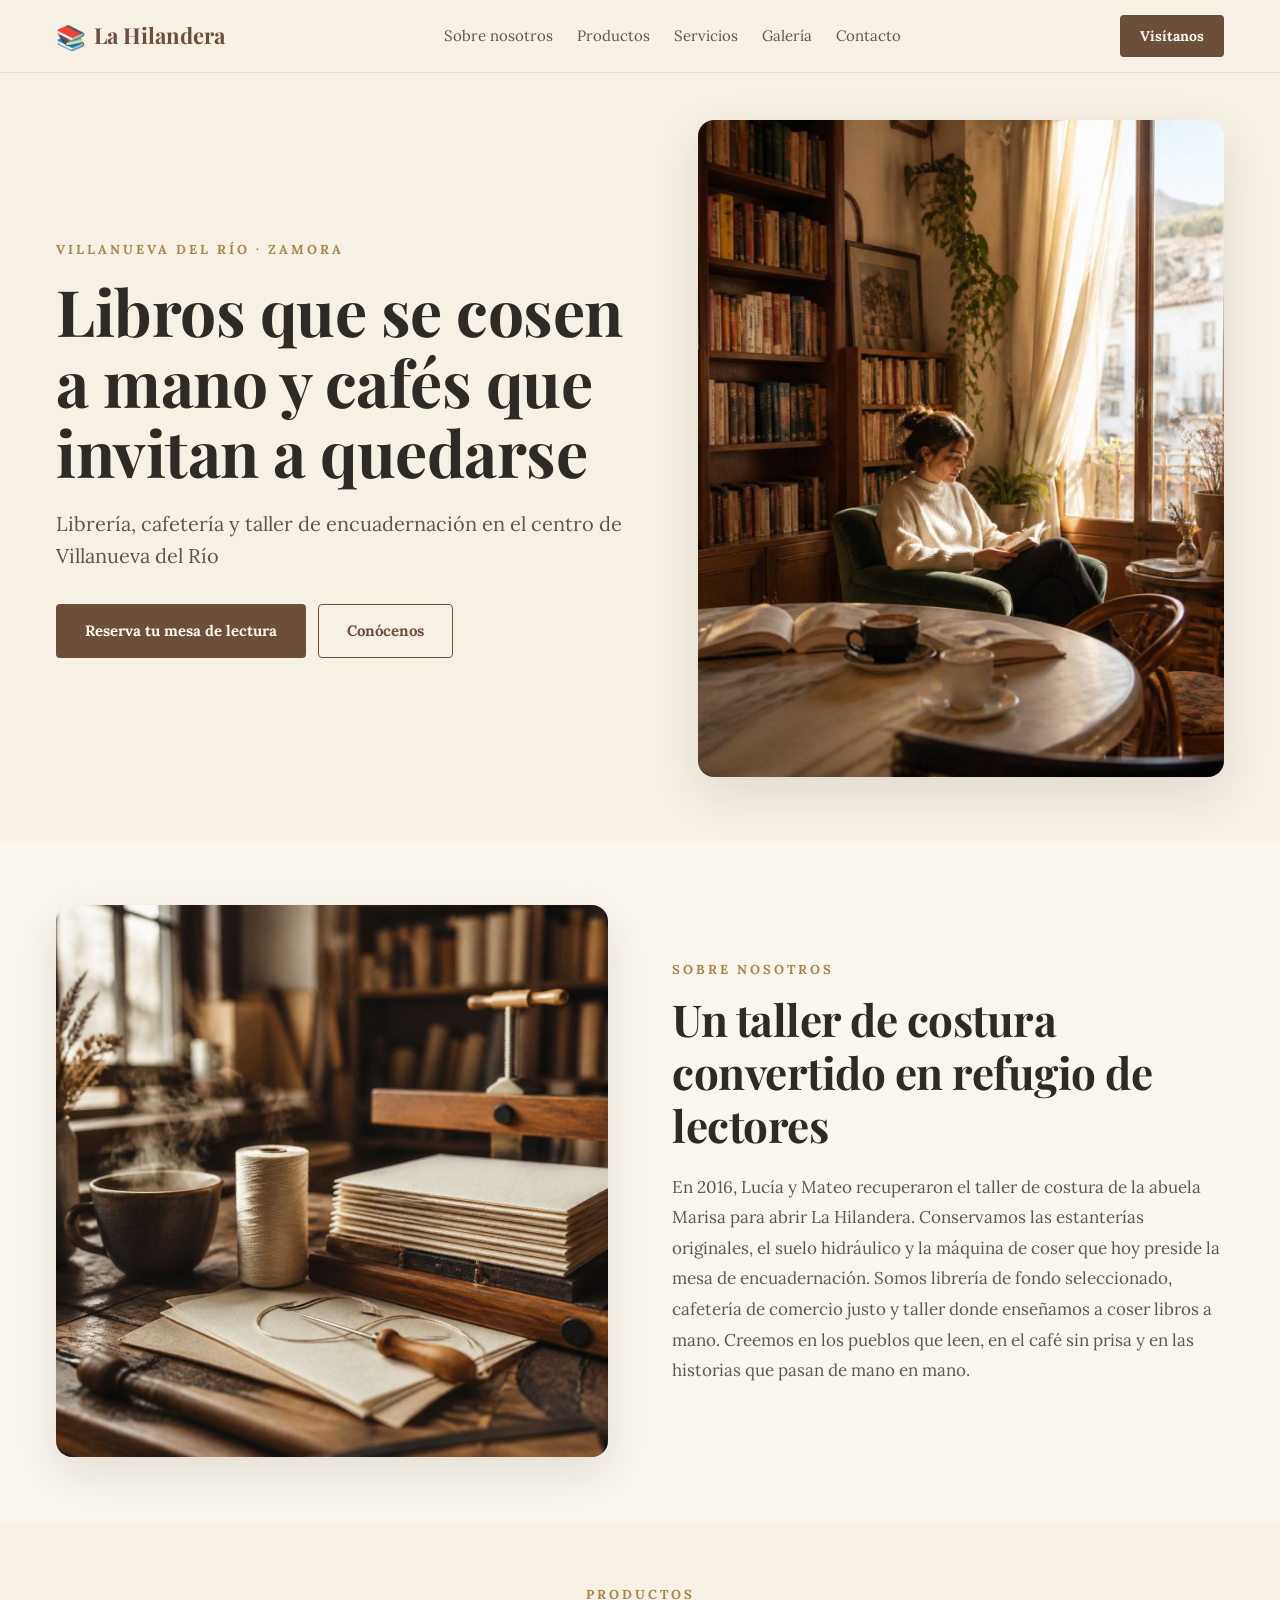
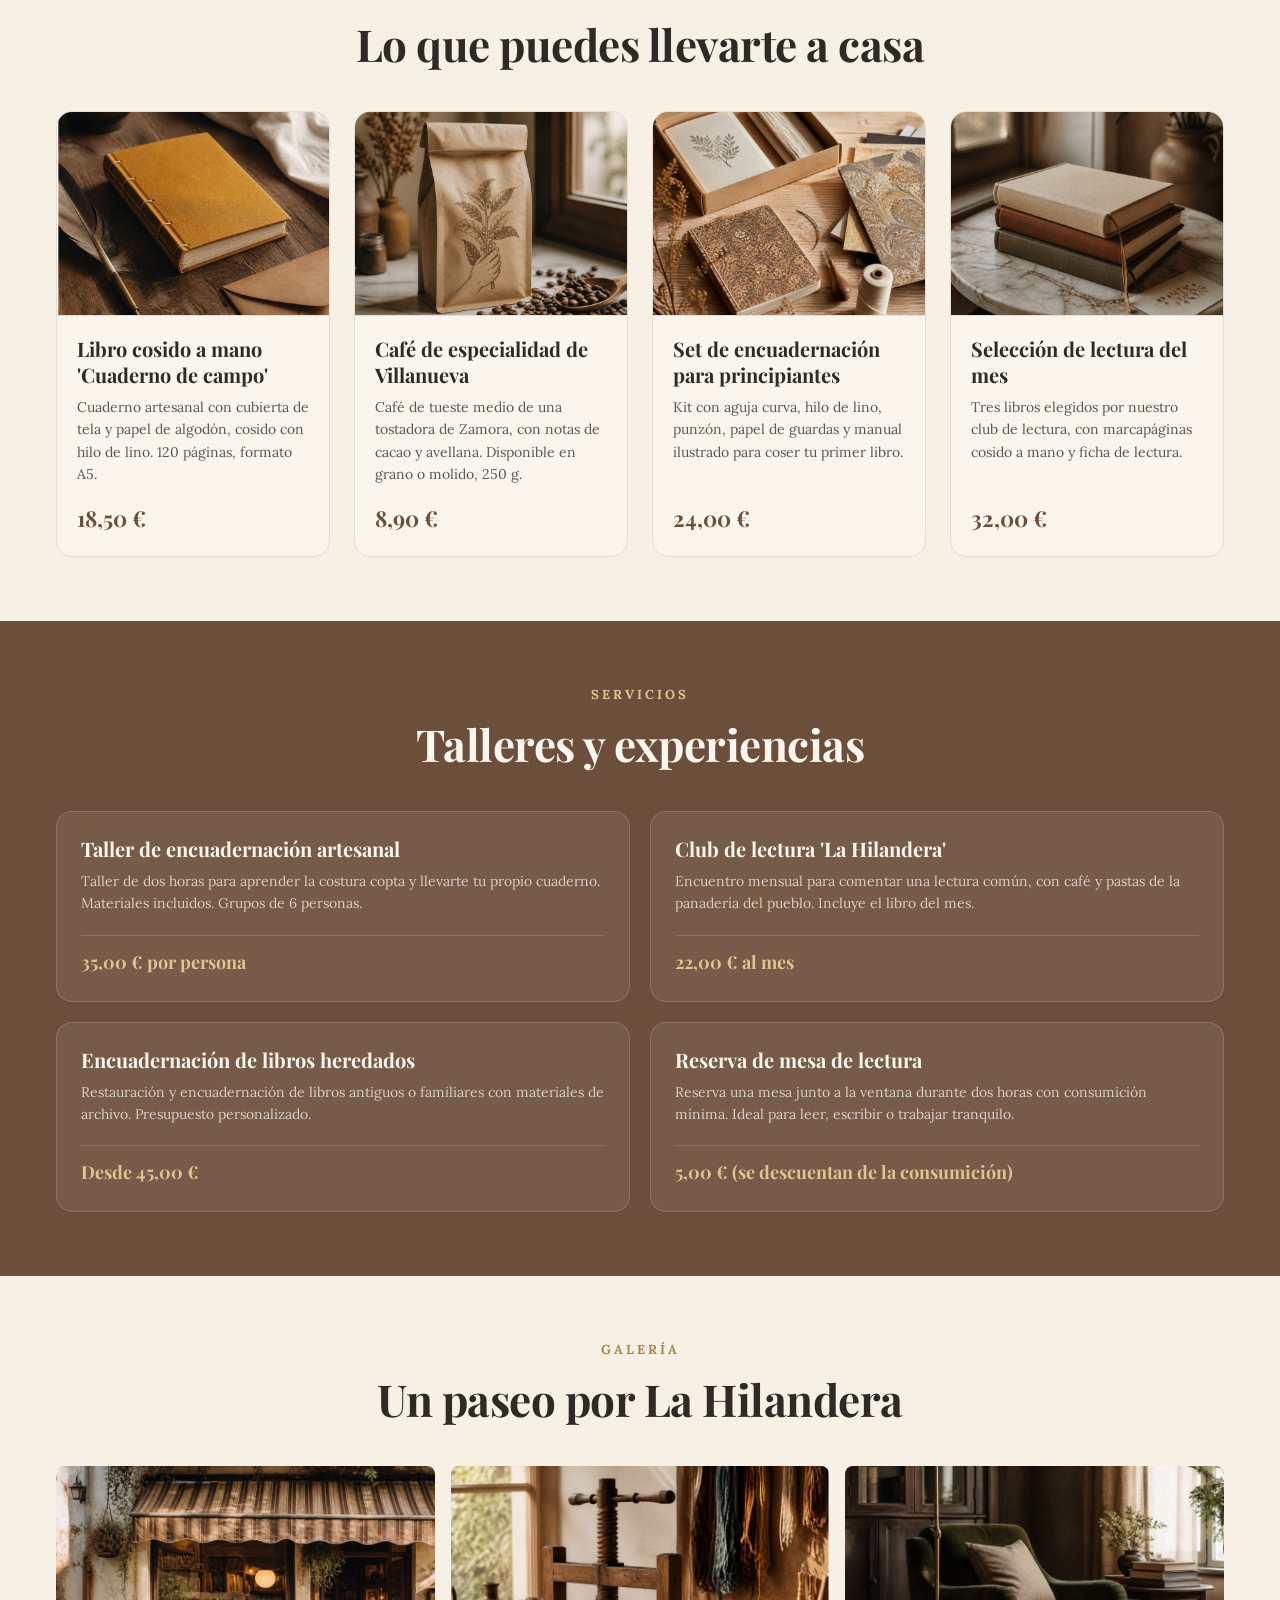
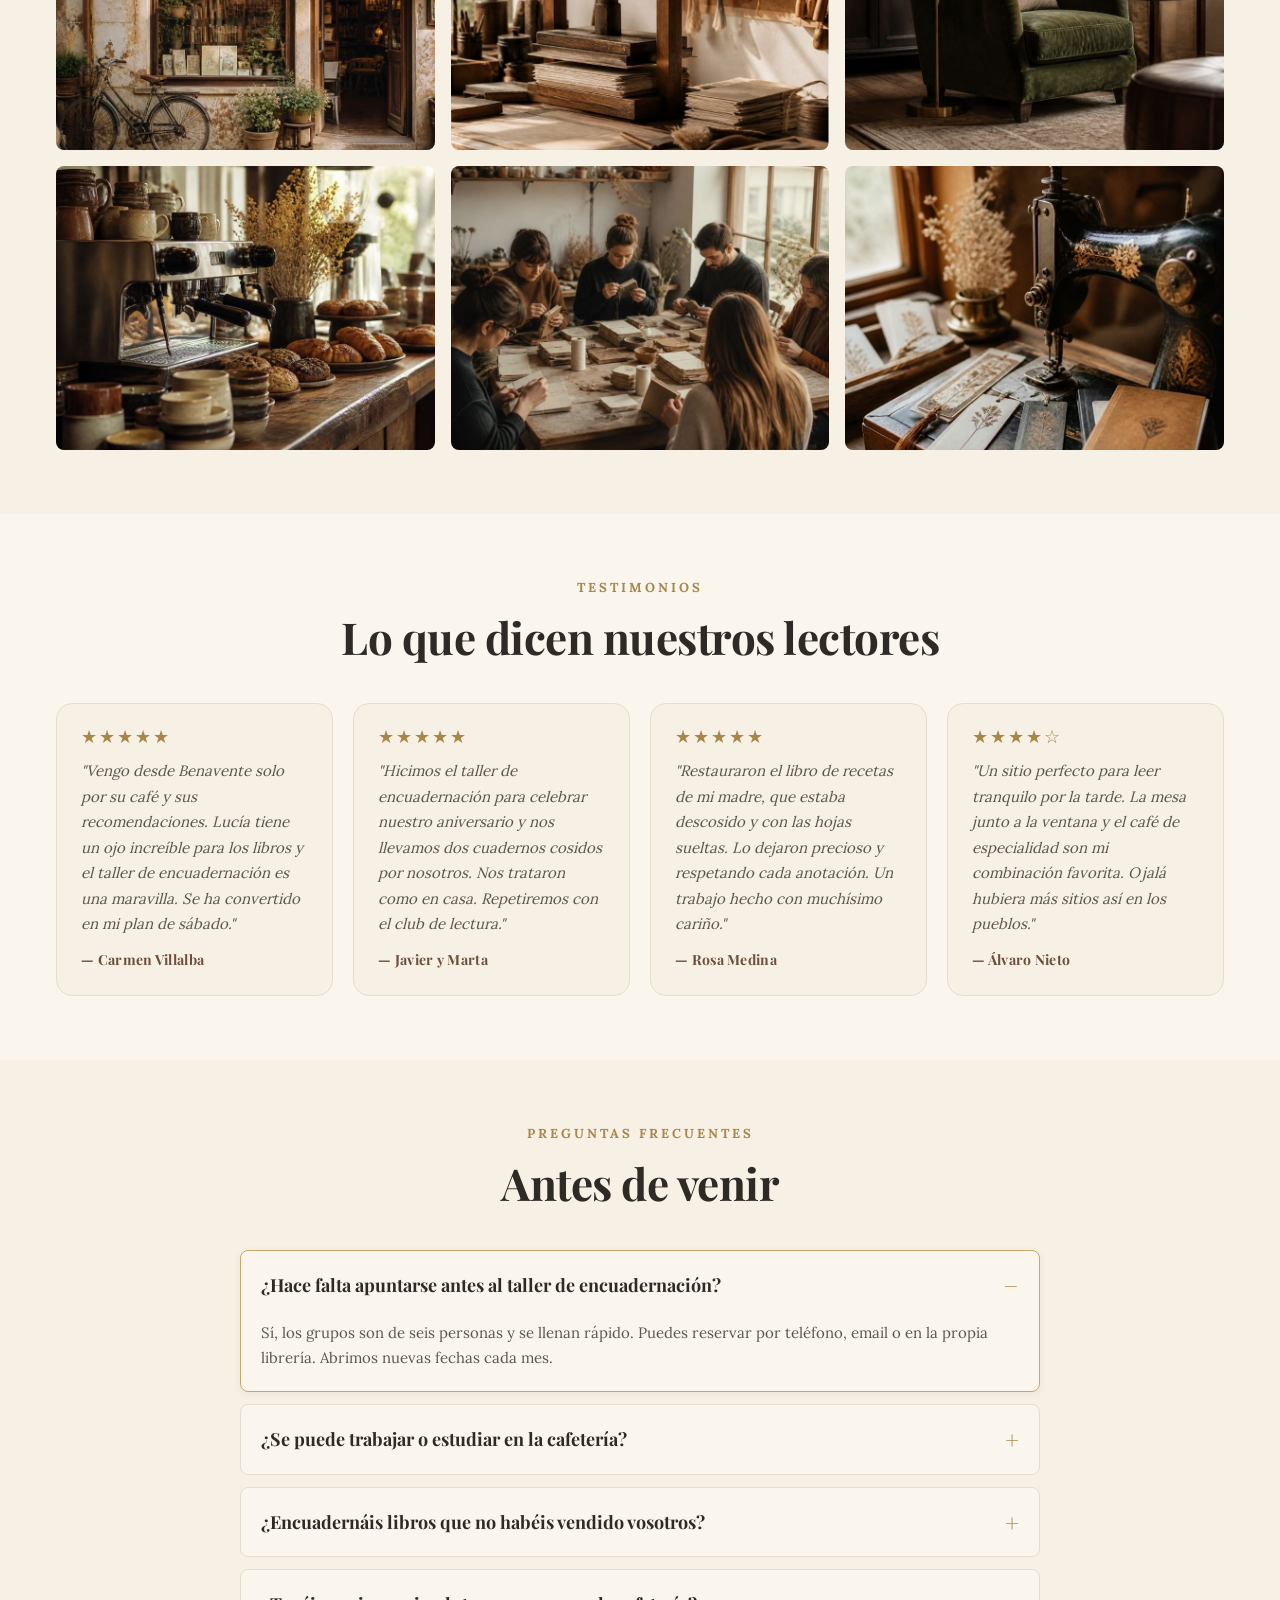
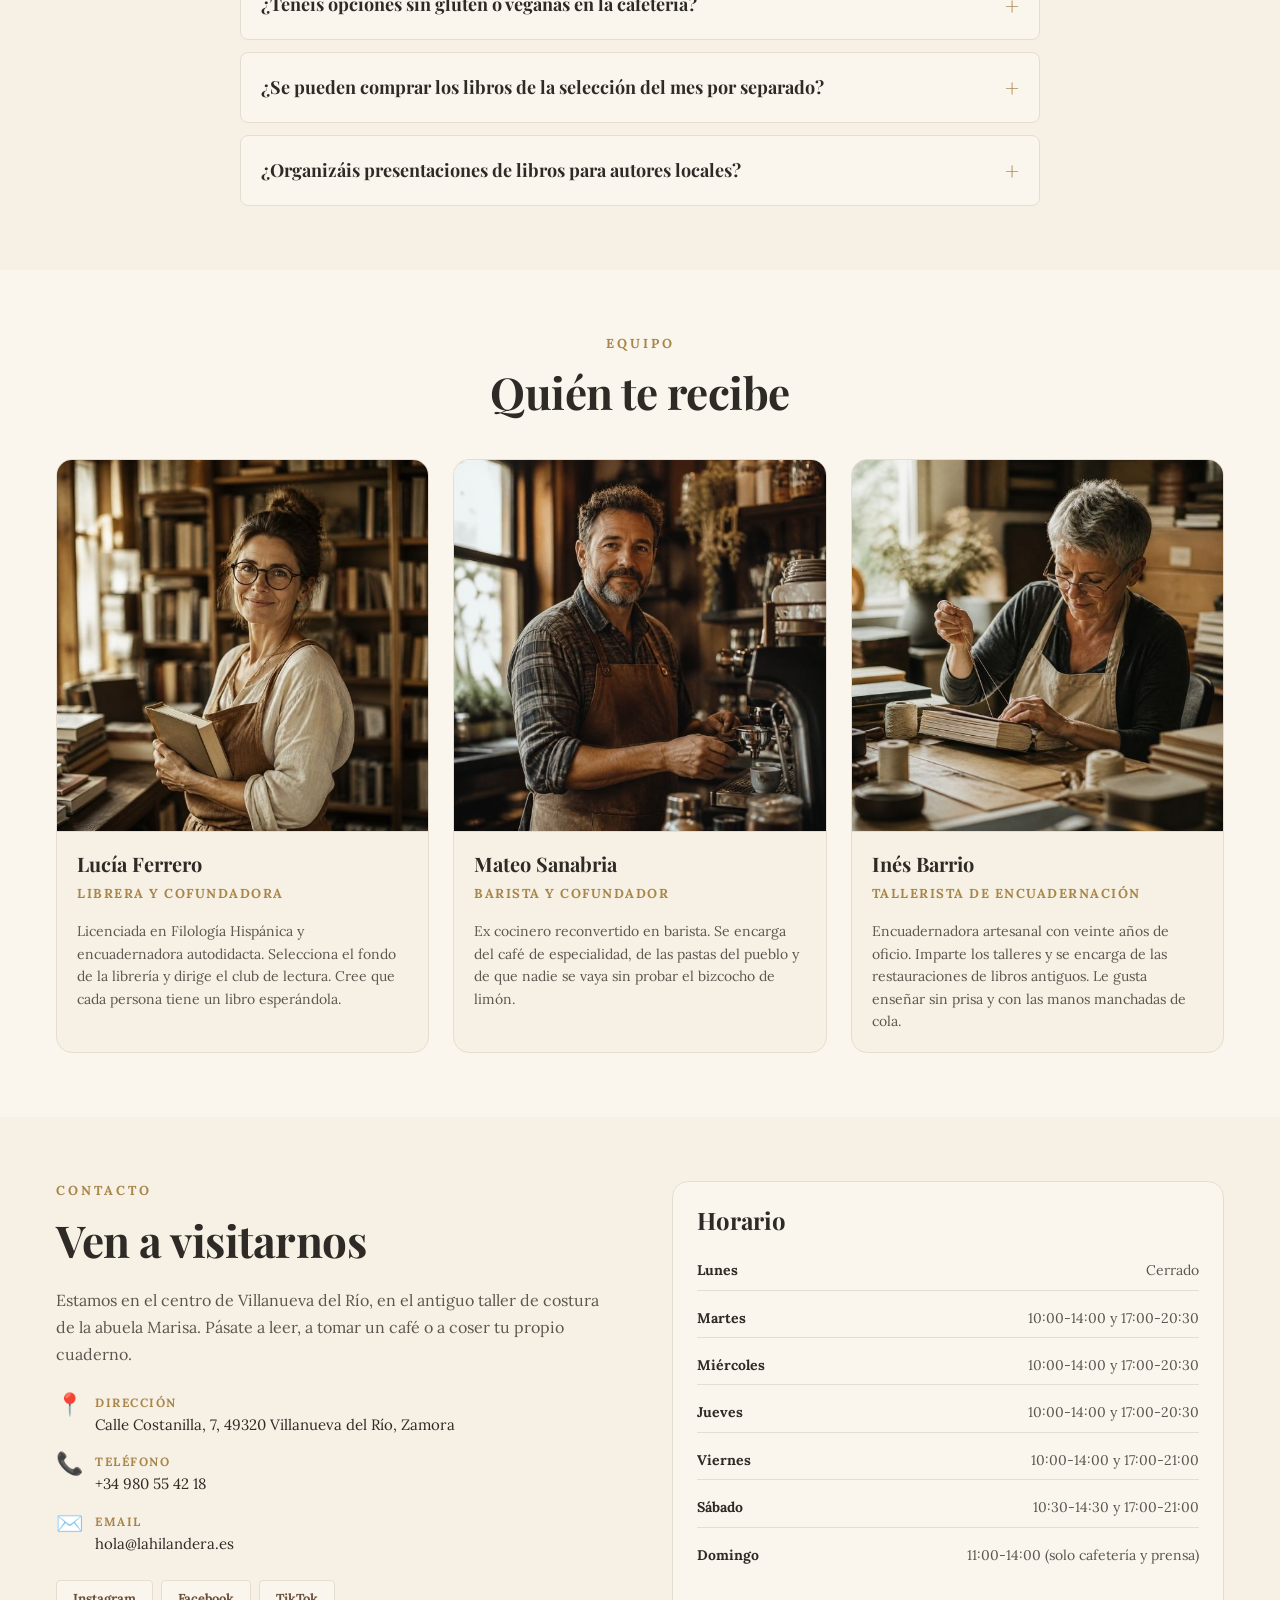
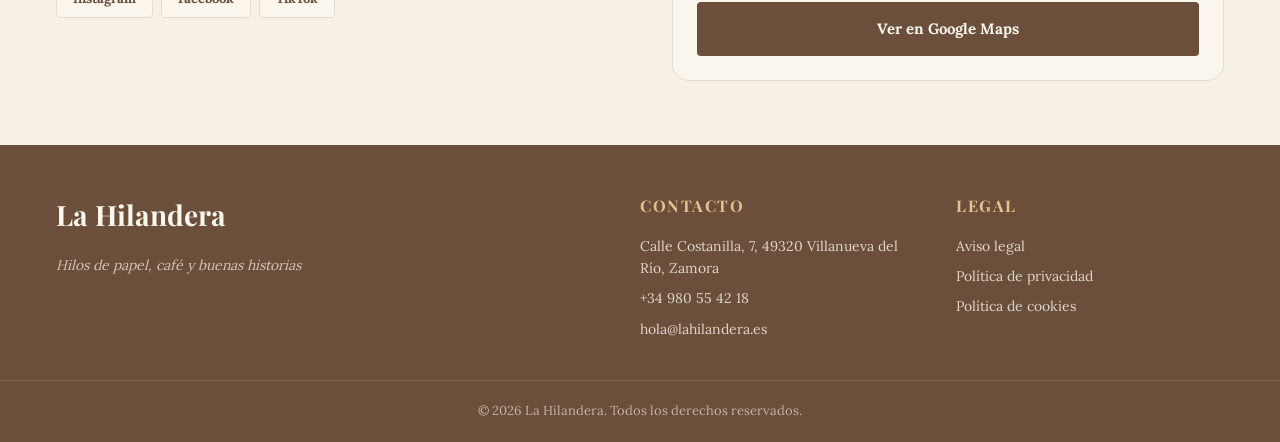
<file: index.html>
<!DOCTYPE html>
<html lang="es">
<head>
    <meta charset="UTF-8">
    <meta name="viewport" content="width=device-width, initial-scale=1.0">
    <meta name="theme-color" content="#F7F1E5">
    <meta name="description" content="La Hilandera: librería, cafetería y taller de encuadernación artesanal en Villanueva del Río, Zamora.">
    <title>La Hilandera · Librería, Café y Taller de Encuadernación</title>
    <link rel="stylesheet" href="styles/base.css">
    <link rel="stylesheet" href="styles/inicio.css">
    <link rel="icon" href="data:image/svg+xml,%3Csvg xmlns='http://www.w3.org/2000/svg' viewBox='0 0 100 100'%3E%3Ctext y='.9em' font-size='90'%3E📚%3C/text%3E%3C/svg%3E">
</head>
<body>
    <div id="app"></div>
    <script type="module" src="src/app.js"></script>
</body>
</html>
</file>
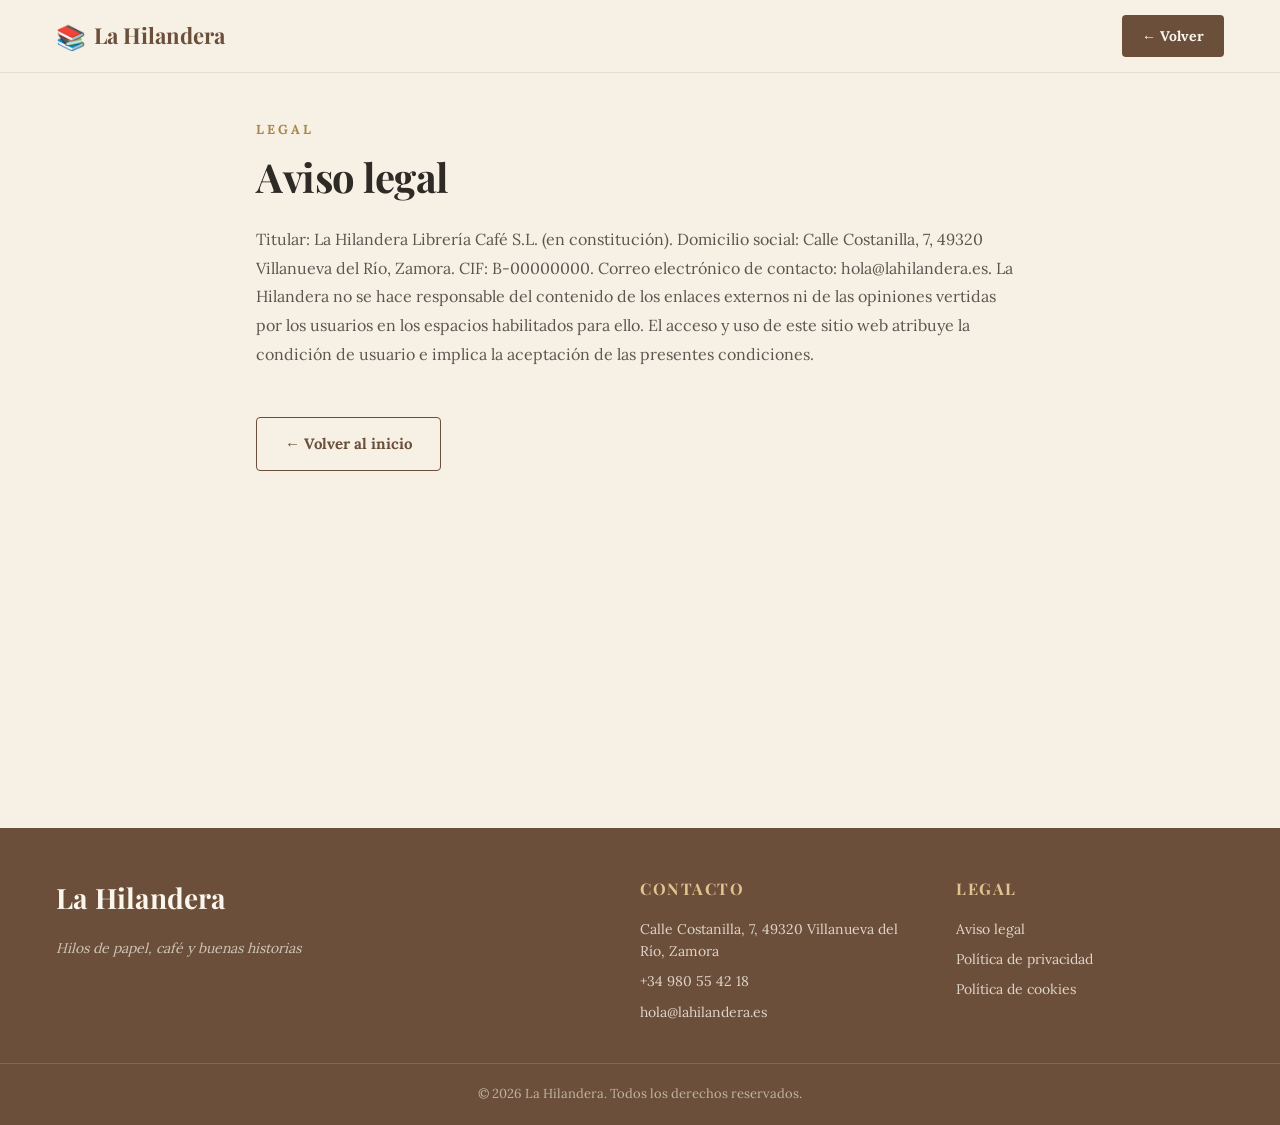
<file: aviso-legal.html>
<!DOCTYPE html>
<html lang="es">
<head>
    <meta charset="UTF-8">
    <meta name="viewport" content="width=device-width, initial-scale=1.0">
    <meta name="theme-color" content="#F7F1E5">
    <title>Aviso legal · La Hilandera</title>
    <link rel="stylesheet" href="styles/base.css">
    <link rel="stylesheet" href="styles/inicio.css">
    <link rel="stylesheet" href="styles/legal.css">
    <link rel="icon" href="data:image/svg+xml,%3Csvg xmlns='http://www.w3.org/2000/svg' viewBox='0 0 100 100'%3E%3Ctext y='.9em' font-size='90'%3E📚%3C/text%3E%3C/svg%3E">
</head>
<body>
    <div id="app"></div>
    <script type="module" src="src/app.js"></script>
</body>
</html>
</file>
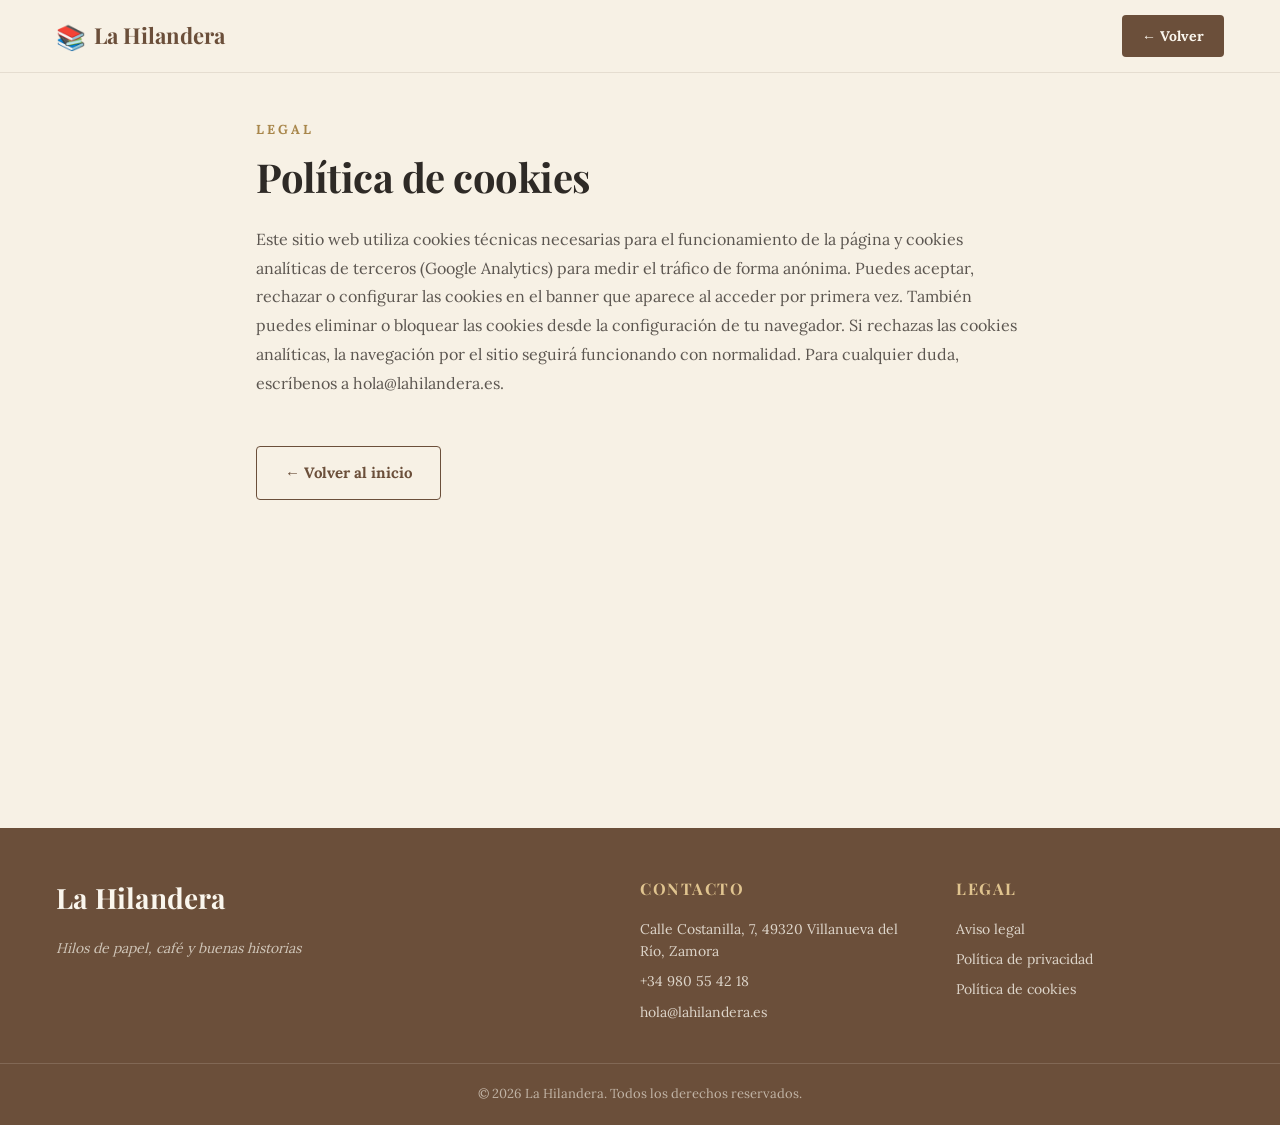
<file: cookies.html>
<!DOCTYPE html>
<html lang="es">
<head>
    <meta charset="UTF-8">
    <meta name="viewport" content="width=device-width, initial-scale=1.0">
    <meta name="theme-color" content="#F7F1E5">
    <title>Política de cookies · La Hilandera</title>
    <link rel="stylesheet" href="styles/base.css">
    <link rel="stylesheet" href="styles/inicio.css">
    <link rel="stylesheet" href="styles/legal.css">
    <link rel="icon" href="data:image/svg+xml,%3Csvg xmlns='http://www.w3.org/2000/svg' viewBox='0 0 100 100'%3E%3Ctext y='.9em' font-size='90'%3E📚%3C/text%3E%3C/svg%3E">
</head>
<body>
    <div id="app"></div>
    <script type="module" src="src/app.js"></script>
</body>
</html>
</file>
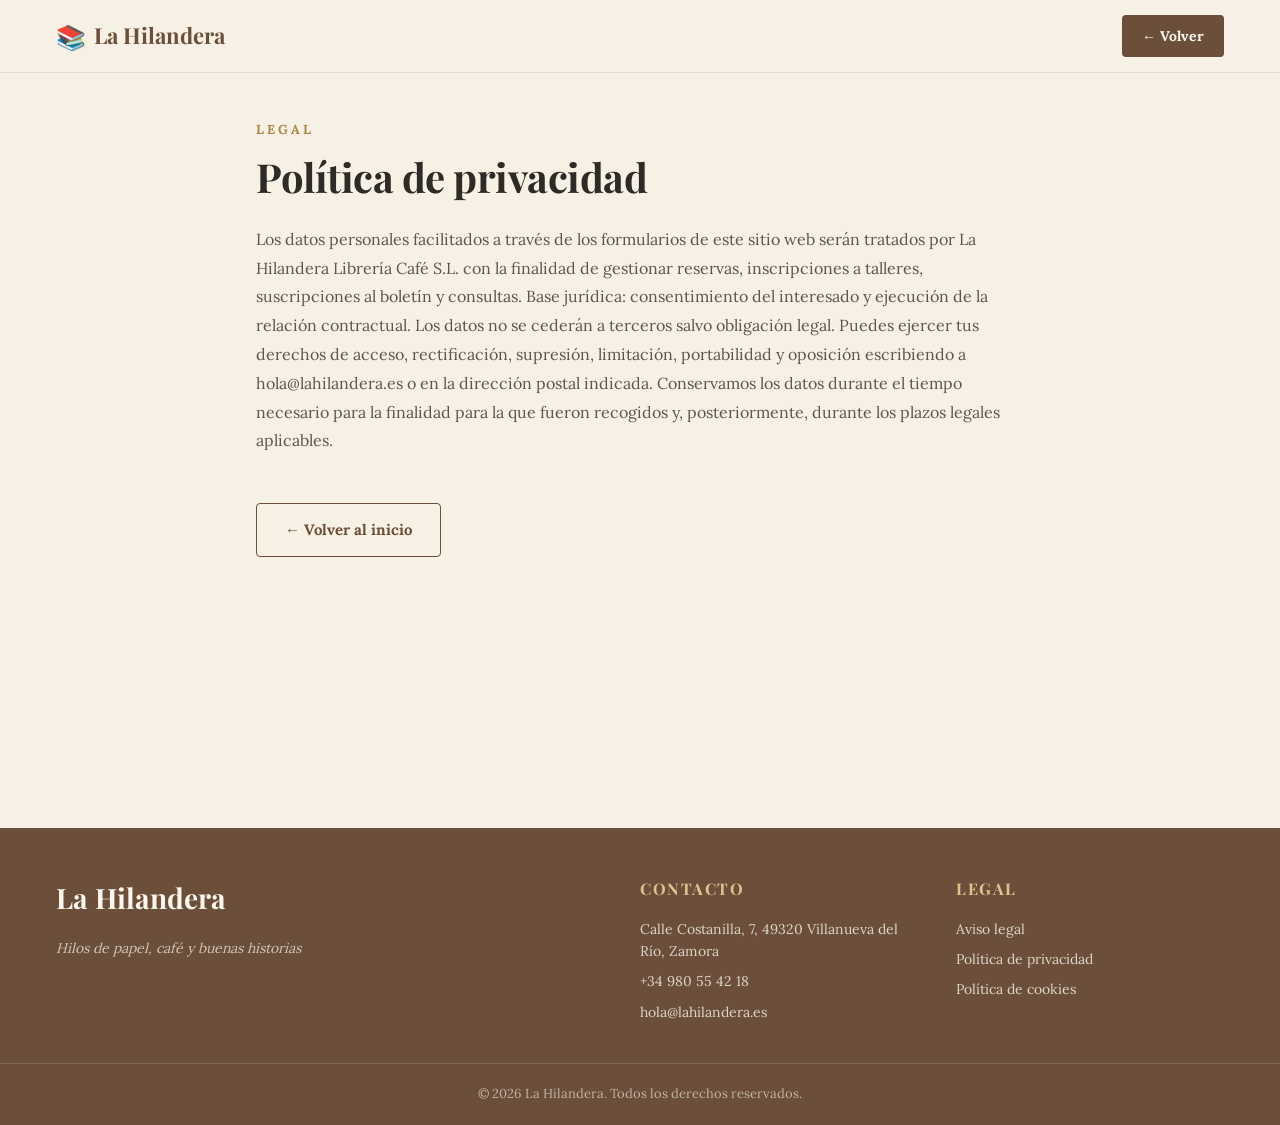
<file: privacidad.html>
<!DOCTYPE html>
<html lang="es">
<head>
    <meta charset="UTF-8">
    <meta name="viewport" content="width=device-width, initial-scale=1.0">
    <meta name="theme-color" content="#F7F1E5">
    <title>Política de privacidad · La Hilandera</title>
    <link rel="stylesheet" href="styles/base.css">
    <link rel="stylesheet" href="styles/inicio.css">
    <link rel="stylesheet" href="styles/legal.css">
    <link rel="icon" href="data:image/svg+xml,%3Csvg xmlns='http://www.w3.org/2000/svg' viewBox='0 0 100 100'%3E%3Ctext y='.9em' font-size='90'%3E📚%3C/text%3E%3C/svg%3E">
</head>
<body>
    <div id="app"></div>
    <script type="module" src="src/app.js"></script>
</body>
</html>
</file>
<file: styles/base.css>
/* ============================================
   BASE - LA HILANDERA
   Reset + variables + tipografía
   ============================================ */

/* ============================================
   FUENTES
   ============================================ */
@font-face {
    font-family: 'Playfair Display';
    src: url('../assets/fonts/PlayfairDisplay-Regular.woff2') format('woff2');
    font-weight: 400;
    font-style: normal;
    font-display: swap;
}

@font-face {
    font-family: 'Playfair Display';
    src: url('../assets/fonts/PlayfairDisplay-Bold.woff2') format('woff2');
    font-weight: 700;
    font-style: normal;
    font-display: swap;
}

@font-face {
    font-family: 'Lora';
    src: url('../assets/fonts/Lora-Regular.woff2') format('woff2');
    font-weight: 400;
    font-style: normal;
    font-display: swap;
}

@font-face {
    font-family: 'Lora';
    src: url('../assets/fonts/Lora-Bold.woff2') format('woff2');
    font-weight: 700;
    font-style: normal;
    font-display: swap;
}

/* ============================================
   VARIABLES
   ============================================ */
:root {
    /* Colores del negocio (del JSON) */
    --primario: #6B4F3A;
    --secundario: #C9A66B;
    --fondo: #F7F1E5;
    --texto: #2E2A26;

    /* Variaciones */
    --primario-oscuro: #4A3629;
    --primario-claro: #8B6F5A;
    --secundario-oscuro: #A8864A;
    --secundario-claro: #E0C48F;
    --texto-suave: #5C5650;
    --texto-tenue: #8A837A;
    --blanco: #FFFFFF;
    --crema: #FAF6ED;
    --borde: #E5DDD0;

    /* Tipografía */
    --fuente-titulos: 'Playfair Display', Georgia, 'Times New Roman', serif;
    --fuente-cuerpo: 'Lora', Georgia, 'Times New Roman', serif;

    /* Espaciado */
    --esp-1: 4px;
    --esp-2: 8px;
    --esp-3: 12px;
    --esp-4: 16px;
    --esp-5: 20px;
    --esp-6: 24px;
    --esp-8: 32px;
    --esp-10: 40px;
    --esp-12: 48px;
    --esp-16: 64px;
    --esp-20: 80px;
    --esp-24: 96px;

    /* Radios (redondeados, artesanal) */
    --radio-sm: 4px;
    --radio-md: 8px;
    --radio-lg: 16px;
    --radio-full: 999px;

    /* Sombras */
    --sombra-sm: 0 2px 8px rgba(46, 42, 38, 0.06);
    --sombra-md: 0 8px 24px rgba(46, 42, 38, 0.08);
    --sombra-lg: 0 16px 48px rgba(46, 42, 38, 0.12);

    /* Transiciones */
    --transicion: 0.3s cubic-bezier(0.16, 1, 0.3, 1);
    --transicion-lenta: 0.6s cubic-bezier(0.16, 1, 0.3, 1);

    /* Ancho máximo de contenido */
    --max-ancho: 1200px;
    --max-ancho-texto: 720px;
}

/* ============================================
   RESET
   ============================================ */
* {
    margin: 0;
    padding: 0;
    box-sizing: border-box;
}

html {
    scroll-behavior: smooth;
    -webkit-text-size-adjust: 100%;
}

body {
    font-family: var(--fuente-cuerpo);
    background: var(--fondo);
    color: var(--texto);
    min-height: 100vh;
    line-height: 1.6;
    -webkit-font-smoothing: antialiased;
    -moz-osx-font-smoothing: grayscale;
    overflow-x: hidden;
}

h1, h2, h3, h4, h5, h6 {
    font-family: var(--fuente-titulos);
    font-weight: 700;
    line-height: 1.2;
    color: var(--texto);
}

p {
    margin-bottom: var(--esp-4);
}

a {
    color: var(--primario);
    text-decoration: none;
    transition: color var(--transicion);
}

a:hover {
    color: var(--secundario);
}

img {
    max-width: 100%;
    height: auto;
    display: block;
}

button {
    font-family: inherit;
    cursor: pointer;
    border: none;
    background: none;
    color: inherit;
}

ul, ol {
    list-style: none;
}

/* ============================================
   CONTENEDOR
   ============================================ */
#app {
    min-height: 100vh;
    display: flex;
    flex-direction: column;
}

.contenedor {
    width: 100%;
    max-width: var(--max-ancho);
    margin: 0 auto;
    padding: 0 var(--esp-4);
}

/* ============================================
   SCROLLBAR
   ============================================ */
::-webkit-scrollbar {
    width: 10px;
}

::-webkit-scrollbar-track {
    background: var(--crema);
}

::-webkit-scrollbar-thumb {
    background: var(--secundario);
    border-radius: var(--radio-full);
}

::-webkit-scrollbar-thumb:hover {
    background: var(--primario);
}

/* ============================================
   SELECCIÓN
   ============================================ */
::selection {
    background: var(--secundario);
    color: var(--texto);
}

/* ============================================
   UTILIDADES
   ============================================ */
.oculto {
    display: none !important;
}

.texto-centro {
    text-align: center;
}
</file>
<file: styles/inicio.css>
/* ============================================
   HEADER FIJO
   ============================================ */
.header {
    position: fixed;
    top: 0;
    left: 0;
    right: 0;
    z-index: 100;
    background: rgba(247, 241, 229, 0.95);
    backdrop-filter: blur(12px);
    -webkit-backdrop-filter: blur(12px);
    border-bottom: 1px solid var(--borde);
    transition: all var(--transicion);
}

.header-contenido {
    display: flex;
    align-items: center;
    justify-content: space-between;
    gap: var(--esp-4);
    height: 72px;
}

.header-logo {
    display: flex;
    align-items: center;
    gap: var(--esp-2);
    font-family: var(--fuente-titulos);
    font-size: 22px;
    font-weight: 700;
    color: var(--primario);
    text-decoration: none;
    transition: color var(--transicion);
}

.header-logo:hover {
    color: var(--secundario-oscuro);
}

.header-logo-icono {
    font-size: 24px;
    line-height: 1;
}

.header-nav {
    display: none;
    align-items: center;
    gap: var(--esp-6);
}

.header-nav-link {
    font-family: var(--fuente-cuerpo);
    font-size: 15px;
    font-weight: 400;
    color: var(--texto-suave);
    text-decoration: none;
    transition: color var(--transicion);
    position: relative;
}

.header-nav-link::after {
    content: '';
    position: absolute;
    bottom: -4px;
    left: 0;
    right: 0;
    height: 1px;
    background: var(--secundario);
    transform: scaleX(0);
    transform-origin: left;
    transition: transform var(--transicion);
}

.header-nav-link:hover {
    color: var(--primario);
}

.header-nav-link:hover::after {
    transform: scaleX(1);
}

.header-cta {
    display: none;
    padding: 10px 20px;
    background: var(--primario);
    color: var(--crema);
    font-size: 14px;
    font-weight: 600;
    border-radius: var(--radio-sm);
    text-decoration: none;
    transition: all var(--transicion);
}

.header-cta:hover {
    background: var(--primario-oscuro);
    color: var(--crema);
    transform: translateY(-1px);
}

/* Menú móvil */
.header-menu-btn {
    display: flex;
    flex-direction: column;
    justify-content: center;
    gap: 5px;
    width: 32px;
    height: 32px;
    padding: 0;
}

.header-menu-btn span {
    display: block;
    width: 100%;
    height: 2px;
    background: var(--primario);
    border-radius: var(--radio-full);
    transition: all var(--transicion);
}

.header-menu-btn.activo span:nth-child(1) {
    transform: translateY(7px) rotate(45deg);
}

.header-menu-btn.activo span:nth-child(2) {
    opacity: 0;
}

.header-menu-btn.activo span:nth-child(3) {
    transform: translateY(-7px) rotate(-45deg);
}

.header-menu-movil {
    display: flex;
    flex-direction: column;
    padding: var(--esp-4) var(--esp-4) var(--esp-6);
    background: var(--fondo);
    border-top: 1px solid var(--borde);
    gap: var(--esp-2);
}

.header-menu-movil-link {
    padding: var(--esp-3) var(--esp-2);
    font-size: 16px;
    font-weight: 400;
    color: var(--texto-suave);
    text-decoration: none;
    border-bottom: 1px solid var(--borde);
    transition: color var(--transicion);
}

.header-menu-movil-link:hover {
    color: var(--primario);
}

.header-menu-movil-cta {
    margin-top: var(--esp-3);
    padding: 14px 20px;
    background: var(--primario);
    color: var(--crema);
    font-size: 15px;
    font-weight: 600;
    border-radius: var(--radio-sm);
    text-align: center;
    text-decoration: none;
    transition: all var(--transicion);
}

.header-menu-movil-cta:hover {
    background: var(--primario-oscuro);
    color: var(--crema);
}

/* ============================================
   HERO
   ============================================ */
.hero {
    padding: calc(72px + var(--esp-12)) 0 var(--esp-16);
    background: var(--fondo);
    position: relative;
    overflow: hidden;
}

.hero-contenido {
    display: grid;
    grid-template-columns: 1fr;
    gap: var(--esp-10);
    align-items: center;
}

.hero-texto {
    max-width: 640px;
}

.hero-eyebrow {
    font-family: var(--fuente-cuerpo);
    font-size: 13px;
    font-weight: 700;
    text-transform: uppercase;
    letter-spacing: 3px;
    color: var(--secundario-oscuro);
    margin-bottom: var(--esp-4);
}

.hero-titulo {
    font-family: var(--fuente-titulos);
    font-size: 40px;
    font-weight: 700;
    line-height: 1.1;
    letter-spacing: -0.5px;
    color: var(--texto);
    margin-bottom: var(--esp-5);
}

.hero-subtitulo {
    font-size: 18px;
    line-height: 1.6;
    color: var(--texto-suave);
    margin-bottom: var(--esp-8);
}

.hero-acciones {
    display: flex;
    flex-wrap: wrap;
    gap: var(--esp-3);
}

/* Botones */
.btn {
    display: inline-flex;
    align-items: center;
    justify-content: center;
    padding: 14px 28px;
    font-family: var(--fuente-cuerpo);
    font-size: 15px;
    font-weight: 600;
    border-radius: var(--radio-sm);
    text-decoration: none;
    transition: all var(--transicion);
    cursor: pointer;
    border: 1px solid transparent;
}

.btn-primario {
    background: var(--primario);
    color: var(--crema);
}

.btn-primario:hover {
    background: var(--primario-oscuro);
    color: var(--crema);
    transform: translateY(-2px);
    box-shadow: var(--sombra-md);
}

.btn-secundario {
    background: transparent;
    color: var(--primario);
    border-color: var(--primario);
}

.btn-secundario:hover {
    background: var(--primario);
    color: var(--crema);
    transform: translateY(-2px);
}

/* Visual del hero */
.hero-visual {
    position: relative;
}

.hero-imagen-placeholder {
    width: 100%;
    aspect-ratio: 4 / 5;
    background: linear-gradient(135deg, var(--crema) 0%, var(--secundario-claro) 100%);
    border-radius: var(--radio-lg);
    display: flex;
    flex-direction: column;
    align-items: center;
    justify-content: center;
    gap: var(--esp-4);
    padding: var(--esp-8);
    text-align: center;
    border: 1px solid var(--borde);
    box-shadow: var(--sombra-md);
}

.hero-imagen-icono {
    font-size: 64px;
    line-height: 1;
    opacity: 0.6;
}

.hero-imagen-texto {
    font-family: var(--fuente-cuerpo);
    font-size: 14px;
    line-height: 1.6;
    color: var(--texto-suave);
    font-style: italic;
    max-width: 400px;
}

/* ============================================
   RESPONSIVE
   ============================================ */
@media (min-width: 900px) {
    .header-nav {
        display: flex;
    }

    .header-cta {
        display: inline-block;
    }

    .header-menu-btn {
        display: none;
    }

    .header-menu-movil {
        display: none !important;
    }

    .hero-contenido {
        grid-template-columns: 1.1fr 1fr;
        gap: var(--esp-16);
    }

    .hero-titulo {
        font-size: 56px;
    }

    .hero-subtitulo {
        font-size: 20px;
    }
}

@media (min-width: 1200px) {
    .hero-titulo {
        font-size: 64px;
    }
}

@media (max-width: 600px) {
    .hero {
        padding: calc(72px + var(--esp-8)) 0 var(--esp-12);
    }

    .hero-titulo {
        font-size: 32px;
    }

    .hero-subtitulo {
        font-size: 16px;
    }

    .hero-acciones {
        flex-direction: column;
    }

    .btn {
        width: 100%;
        padding: 14px 20px;
    }

    .hero-imagen-placeholder {
        aspect-ratio: 1 / 1;
        padding: var(--esp-5);
    }

    .hero-imagen-icono {
        font-size: 48px;
    }
}

/* ============================================
   SECCIONES COMUNES
   ============================================ */
.seccion-eyebrow {
    font-family: var(--fuente-cuerpo);
    font-size: 13px;
    font-weight: 700;
    text-transform: uppercase;
    letter-spacing: 3px;
    color: var(--secundario-oscuro);
    margin-bottom: var(--esp-3);
}

.seccion-titulo {
    font-family: var(--fuente-titulos);
    font-size: 36px;
    font-weight: 700;
    line-height: 1.2;
    letter-spacing: -0.5px;
    color: var(--texto);
    margin-bottom: var(--esp-5);
}

.seccion-header {
    text-align: center;
    margin-bottom: var(--esp-10);
    max-width: 640px;
    margin-left: auto;
    margin-right: auto;
}

/* ============================================
   SOBRE NOSOTROS
   ============================================ */
.sobre-nosotros {
    padding: var(--esp-16) 0;
    background: var(--crema);
}

.sobre-contenido {
    display: grid;
    grid-template-columns: 1fr;
    gap: var(--esp-10);
    align-items: center;
}

.sobre-visual {
    position: relative;
}

.sobre-imagen-placeholder {
    width: 100%;
    aspect-ratio: 1 / 1;
    background: linear-gradient(135deg, var(--secundario-claro) 0%, var(--crema) 100%);
    border-radius: var(--radio-lg);
    display: flex;
    flex-direction: column;
    align-items: center;
    justify-content: center;
    gap: var(--esp-4);
    padding: var(--esp-8);
    text-align: center;
    border: 1px solid var(--borde);
    box-shadow: var(--sombra-md);
}

.sobre-imagen-icono {
    font-size: 64px;
    line-height: 1;
    opacity: 0.6;
}

.sobre-imagen-texto {
    font-family: var(--fuente-cuerpo);
    font-size: 14px;
    line-height: 1.6;
    color: var(--texto-suave);
    font-style: italic;
    max-width: 400px;
}

.sobre-descripcion {
    font-size: 17px;
    line-height: 1.8;
    color: var(--texto-suave);
}

/* ============================================
   PRODUCTOS
   ============================================ */
.productos {
    padding: var(--esp-16) 0;
    background: var(--fondo);
}

.productos-grid {
    display: grid;
    grid-template-columns: 1fr;
    gap: var(--esp-6);
}

.producto-card {
    background: var(--crema);
    border: 1px solid var(--borde);
    border-radius: var(--radio-lg);
    overflow: hidden;
    transition: all var(--transicion);
    display: flex;
    flex-direction: column;
}

.producto-card:hover {
    transform: translateY(-4px);
    box-shadow: var(--sombra-lg);
    border-color: var(--secundario);
}

.producto-imagen-placeholder {
    width: 100%;
    aspect-ratio: 4 / 3;
    background: linear-gradient(135deg, var(--crema) 0%, var(--secundario-claro) 100%);
    display: flex;
    flex-direction: column;
    align-items: center;
    justify-content: center;
    gap: var(--esp-3);
    padding: var(--esp-5);
    text-align: center;
    border-bottom: 1px solid var(--borde);
}

.producto-imagen-icono {
    font-size: 40px;
    line-height: 1;
    opacity: 0.5;
}

.producto-imagen-texto {
    font-family: var(--fuente-cuerpo);
    font-size: 12px;
    line-height: 1.5;
    color: var(--texto-suave);
    font-style: italic;
    max-width: 300px;
}

.producto-info {
    padding: var(--esp-5);
    display: flex;
    flex-direction: column;
    gap: var(--esp-2);
    flex: 1;
}

.producto-nombre {
    font-family: var(--fuente-titulos);
    font-size: 20px;
    font-weight: 700;
    line-height: 1.3;
    color: var(--texto);
    margin: 0;
}

.producto-descripcion {
    font-size: 14px;
    line-height: 1.6;
    color: var(--texto-suave);
    margin: 0;
    flex: 1;
}

.producto-precio {
    font-family: var(--fuente-titulos);
    font-size: 22px;
    font-weight: 700;
    color: var(--primario);
    margin: var(--esp-2) 0 0;
}

/* ============================================
   RESPONSIVE
   ============================================ */
@media (min-width: 700px) {
    .productos-grid {
        grid-template-columns: repeat(2, 1fr);
    }
}

@media (min-width: 900px) {
    .sobre-contenido {
        grid-template-columns: 1fr 1fr;
        gap: var(--esp-16);
    }

    .seccion-titulo {
        font-size: 44px;
    }
}

@media (min-width: 1100px) {
    .productos-grid {
        grid-template-columns: repeat(4, 1fr);
    }
}

@media (max-width: 600px) {
    .sobre-nosotros,
    .productos {
        padding: var(--esp-12) 0;
    }

    .seccion-titulo {
        font-size: 28px;
    }

    .sobre-imagen-placeholder {
        aspect-ratio: 4 / 3;
        padding: var(--esp-5);
    }

    .sobre-imagen-icono {
        font-size: 48px;
    }
}

/* ============================================
   SERVICIOS
   ============================================ */
.servicios {
    padding: var(--esp-16) 0;
    background: var(--primario);
    color: var(--crema);
}

.servicios .seccion-eyebrow {
    color: var(--secundario-claro);
}

.servicios .seccion-titulo {
    color: var(--crema);
}

.servicios-grid {
    display: grid;
    grid-template-columns: 1fr;
    gap: var(--esp-5);
}

.servicio-card {
    background: rgba(250, 246, 237, 0.08);
    border: 1px solid rgba(250, 246, 237, 0.15);
    border-radius: var(--radio-lg);
    padding: var(--esp-6);
    transition: all var(--transicion);
}

.servicio-card:hover {
    background: rgba(250, 246, 237, 0.12);
    border-color: var(--secundario);
    transform: translateY(-3px);
}

.servicio-info {
    display: flex;
    flex-direction: column;
    gap: var(--esp-2);
}

.servicio-nombre {
    font-family: var(--fuente-titulos);
    font-size: 20px;
    font-weight: 700;
    line-height: 1.3;
    color: var(--crema);
    margin: 0;
}

.servicio-descripcion {
    font-size: 14px;
    line-height: 1.6;
    color: rgba(250, 246, 237, 0.75);
    margin: 0;
    flex: 1;
}

.servicio-precio {
    font-family: var(--fuente-titulos);
    font-size: 18px;
    font-weight: 700;
    color: var(--secundario-claro);
    margin: var(--esp-3) 0 0;
    padding-top: var(--esp-3);
    border-top: 1px solid rgba(250, 246, 237, 0.15);
}

/* ============================================
   GALERÍA
   ============================================ */
.galeria {
    padding: var(--esp-16) 0;
    background: var(--fondo);
}

.galeria-grid {
    display: grid;
    grid-template-columns: 1fr;
    gap: var(--esp-4);
}

.galeria-item {
    position: relative;
}

.galeria-imagen-placeholder {
    width: 100%;
    aspect-ratio: 4 / 3;
    background: linear-gradient(135deg, var(--crema) 0%, var(--secundario-claro) 100%);
    border-radius: var(--radio-md);
    display: flex;
    flex-direction: column;
    align-items: center;
    justify-content: center;
    gap: var(--esp-3);
    padding: var(--esp-5);
    text-align: center;
    border: 1px solid var(--borde);
    transition: all var(--transicion);
}

.galeria-item:hover .galeria-imagen-placeholder {
    border-color: var(--secundario);
    box-shadow: var(--sombra-md);
    transform: scale(1.02);
}

.galeria-imagen-icono {
    font-size: 40px;
    line-height: 1;
    opacity: 0.5;
}

.galeria-imagen-texto {
    font-family: var(--fuente-cuerpo);
    font-size: 12px;
    line-height: 1.5;
    color: var(--texto-suave);
    font-style: italic;
    max-width: 280px;
}

/* ============================================
   RESPONSIVE
   ============================================ */
@media (min-width: 700px) {
    .servicios-grid {
        grid-template-columns: repeat(2, 1fr);
    }

    .galeria-grid {
        grid-template-columns: repeat(2, 1fr);
    }
}

@media (min-width: 900px) {
    .galeria-grid {
        grid-template-columns: repeat(3, 1fr);
    }
}

@media (max-width: 600px) {
    .servicios,
    .galeria {
        padding: var(--esp-12) 0;
    }

    .servicio-card {
        padding: var(--esp-5);
    }

    .servicio-nombre {
        font-size: 18px;
    }

    .galeria-imagen-placeholder {
        aspect-ratio: 1 / 1;
        padding: var(--esp-4);
    }

    .galeria-imagen-icono {
        font-size: 32px;
    }
}

/* ============================================
   TESTIMONIOS
   ============================================ */
.testimonios {
    padding: var(--esp-16) 0;
    background: var(--crema);
}

.testimonios-grid {
    display: grid;
    grid-template-columns: 1fr;
    gap: var(--esp-5);
}

.testimonio-card {
    background: var(--fondo);
    border: 1px solid var(--borde);
    border-radius: var(--radio-lg);
    padding: var(--esp-6);
    display: flex;
    flex-direction: column;
    gap: var(--esp-3);
    transition: all var(--transicion);
    position: relative;
}

.testimonio-card:hover {
    border-color: var(--secundario);
    box-shadow: var(--sombra-md);
    transform: translateY(-2px);
}

.testimonio-estrellas {
    font-size: 18px;
    letter-spacing: 2px;
    color: var(--secundario-oscuro);
    line-height: 1;
}

.testimonio-texto {
    font-family: var(--fuente-cuerpo);
    font-size: 15px;
    line-height: 1.7;
    color: var(--texto-suave);
    font-style: italic;
    margin: 0;
    flex: 1;
}

.testimonio-nombre {
    font-family: var(--fuente-titulos);
    font-size: 14px;
    font-weight: 700;
    color: var(--primario);
    margin: 0;
    letter-spacing: 0.3px;
}

/* ============================================
   FAQ
   ============================================ */
.faq {
    padding: var(--esp-16) 0;
    background: var(--fondo);
}

.faq-lista {
    max-width: 800px;
    margin: 0 auto;
    display: flex;
    flex-direction: column;
    gap: var(--esp-3);
}

.faq-item {
    background: var(--crema);
    border: 1px solid var(--borde);
    border-radius: var(--radio-md);
    overflow: hidden;
    transition: all var(--transicion);
}

.faq-item[open] {
    border-color: var(--secundario);
    box-shadow: var(--sombra-sm);
}

.faq-pregunta {
    padding: var(--esp-5) var(--esp-5);
    font-family: var(--fuente-titulos);
    font-size: 18px;
    font-weight: 700;
    color: var(--texto);
    cursor: pointer;
    list-style: none;
    display: flex;
    align-items: center;
    justify-content: space-between;
    gap: var(--esp-4);
    transition: color var(--transicion);
    position: relative;
}

.faq-pregunta::-webkit-details-marker {
    display: none;
}

.faq-pregunta::after {
    content: '+';
    font-family: var(--fuente-titulos);
    font-size: 24px;
    font-weight: 400;
    color: var(--secundario-oscuro);
    line-height: 1;
    transition: transform var(--transicion);
    flex-shrink: 0;
}

.faq-item[open] .faq-pregunta::after {
    content: '−';
}

.faq-pregunta:hover {
    color: var(--primario);
}

.faq-respuesta {
    padding: 0 var(--esp-5) var(--esp-5);
    font-size: 15px;
    line-height: 1.7;
    color: var(--texto-suave);
    margin: 0;
}

/* ============================================
   RESPONSIVE
   ============================================ */
@media (min-width: 700px) {
    .testimonios-grid {
        grid-template-columns: repeat(2, 1fr);
    }
}

@media (min-width: 1100px) {
    .testimonios-grid {
        grid-template-columns: repeat(4, 1fr);
    }
}

@media (max-width: 600px) {
    .testimonios,
    .faq {
        padding: var(--esp-12) 0;
    }

    .testimonio-card {
        padding: var(--esp-5);
    }

    .faq-pregunta {
        padding: var(--esp-4);
        font-size: 16px;
    }

    .faq-respuesta {
        padding: 0 var(--esp-4) var(--esp-4);
        font-size: 14px;
    }
}

/* ============================================
   EQUIPO
   ============================================ */
.equipo {
    padding: var(--esp-16) 0;
    background: var(--crema);
}

.equipo-grid {
    display: grid;
    grid-template-columns: 1fr;
    gap: var(--esp-6);
}

.equipo-card {
    background: var(--fondo);
    border: 1px solid var(--borde);
    border-radius: var(--radio-lg);
    overflow: hidden;
    transition: all var(--transicion);
    display: flex;
    flex-direction: column;
}

.equipo-card:hover {
    transform: translateY(-4px);
    box-shadow: var(--sombra-lg);
    border-color: var(--secundario);
}

.equipo-imagen-placeholder {
    width: 100%;
    aspect-ratio: 1 / 1;
    background: linear-gradient(135deg, var(--crema) 0%, var(--secundario-claro) 100%);
    display: flex;
    align-items: center;
    justify-content: center;
    border-bottom: 1px solid var(--borde);
}

.equipo-imagen-icono {
    font-size: 56px;
    opacity: 0.5;
}

.equipo-info {
    padding: var(--esp-5);
    display: flex;
    flex-direction: column;
    gap: var(--esp-2);
    flex: 1;
}

.equipo-nombre {
    font-family: var(--fuente-titulos);
    font-size: 20px;
    font-weight: 700;
    color: var(--texto);
    margin: 0;
}

.equipo-rol {
    font-family: var(--fuente-cuerpo);
    font-size: 13px;
    font-weight: 700;
    text-transform: uppercase;
    letter-spacing: 1.5px;
    color: var(--secundario-oscuro);
    margin: 0;
}

.equipo-descripcion {
    font-size: 14px;
    line-height: 1.6;
    color: var(--texto-suave);
    margin: var(--esp-2) 0 0;
    flex: 1;
}

/* ============================================
   CONTACTO
   ============================================ */
.contacto {
    padding: var(--esp-16) 0;
    background: var(--fondo);
}

.contacto-contenido {
    display: grid;
    grid-template-columns: 1fr;
    gap: var(--esp-10);
}

.contacto-intro {
    font-size: 16px;
    line-height: 1.7;
    color: var(--texto-suave);
    margin-bottom: var(--esp-6);
}

.contacto-lista {
    display: flex;
    flex-direction: column;
    gap: var(--esp-4);
    margin-bottom: var(--esp-6);
}

.contacto-item {
    display: flex;
    align-items: flex-start;
    gap: var(--esp-3);
}

.contacto-icono {
    font-size: 22px;
    line-height: 1;
    flex-shrink: 0;
}

.contacto-label {
    display: block;
    font-family: var(--fuente-cuerpo);
    font-size: 12px;
    font-weight: 700;
    text-transform: uppercase;
    letter-spacing: 1.5px;
    color: var(--secundario-oscuro);
    margin-bottom: 2px;
}

.contacto-valor {
    display: block;
    font-size: 15px;
    color: var(--texto);
    text-decoration: none;
    line-height: 1.5;
}

a.contacto-valor:hover {
    color: var(--primario);
}

.contacto-redes {
    display: flex;
    flex-wrap: wrap;
    gap: var(--esp-2);
}

.contacto-red {
    padding: 8px 16px;
    background: var(--crema);
    border: 1px solid var(--borde);
    border-radius: var(--radio-sm);
    font-size: 13px;
    font-weight: 600;
    color: var(--primario);
    text-decoration: none;
    transition: all var(--transicion);
}

.contacto-red:hover {
    background: var(--primario);
    color: var(--crema);
    border-color: var(--primario);
}

/* Horario */
.contacto-horario {
    background: var(--crema);
    border: 1px solid var(--borde);
    border-radius: var(--radio-lg);
    padding: var(--esp-6);
}

.contacto-horario-titulo {
    font-family: var(--fuente-titulos);
    font-size: 24px;
    font-weight: 700;
    color: var(--texto);
    margin: 0 0 var(--esp-4);
}

.contacto-horario-lista {
    display: flex;
    flex-direction: column;
    gap: var(--esp-2);
    margin-bottom: var(--esp-5);
}

.contacto-horario-item {
    display: flex;
    justify-content: space-between;
    align-items: baseline;
    gap: var(--esp-3);
    padding: var(--esp-2) 0;
    border-bottom: 1px solid var(--borde);
    font-size: 14px;
}

.contacto-horario-item:last-child {
    border-bottom: none;
}

.contacto-horario-dia {
    font-weight: 700;
    color: var(--texto);
    text-transform: capitalize;
}

.contacto-horario-hora {
    color: var(--texto-suave);
    text-align: right;
}

.contacto-mapa-btn {
    width: 100%;
    margin-top: var(--esp-2);
}

/* ============================================
   FOOTER
   ============================================ */
.footer {
    background: var(--primario);
    color: var(--crema);
    padding: var(--esp-12) 0 0;
}

.footer-contenido {
    display: grid;
    grid-template-columns: 1fr;
    gap: var(--esp-8);
    padding-bottom: var(--esp-10);
}

.footer-col {
    display: flex;
    flex-direction: column;
    gap: var(--esp-2);
}

.footer-logo {
    font-family: var(--fuente-titulos);
    font-size: 28px;
    font-weight: 700;
    color: var(--crema);
    margin: 0 0 var(--esp-2);
}

.footer-eslogan {
    font-size: 14px;
    color: rgba(250, 246, 237, 0.7);
    font-style: italic;
    margin: 0;
}

.footer-titulo {
    font-family: var(--fuente-titulos);
    font-size: 16px;
    font-weight: 700;
    color: var(--secundario-claro);
    margin: 0 0 var(--esp-2);
    text-transform: uppercase;
    letter-spacing: 1.5px;
}

.footer-texto {
    font-size: 14px;
    color: rgba(250, 246, 237, 0.8);
    margin: 0;
    line-height: 1.6;
}

.footer-link {
    font-size: 14px;
    color: rgba(250, 246, 237, 0.8);
    text-decoration: none;
    transition: color var(--transicion);
}

.footer-link:hover {
    color: var(--secundario-claro);
}

.footer-bottom {
    border-top: 1px solid rgba(250, 246, 237, 0.15);
    padding: var(--esp-5) 0;
}

.footer-copyright {
    font-size: 13px;
    color: rgba(250, 246, 237, 0.6);
    text-align: center;
    margin: 0;
}

/* ============================================
   RESPONSIVE
   ============================================ */
@media (min-width: 700px) {
    .equipo-grid {
        grid-template-columns: repeat(3, 1fr);
    }
}

@media (min-width: 900px) {
    .contacto-contenido {
        grid-template-columns: 1fr 1fr;
        gap: var(--esp-16);
    }

    .footer-contenido {
        grid-template-columns: 2fr 1fr 1fr;
        gap: var(--esp-12);
    }
}

@media (max-width: 600px) {
    .equipo,
    .contacto {
        padding: var(--esp-12) 0;
    }

    .equipo-nombre {
        font-size: 18px;
    }

    .contacto-horario {
        padding: var(--esp-5);
    }

    .contacto-horario-titulo {
        font-size: 20px;
    }

    .contacto-horario-item {
        font-size: 13px;
    }

    .footer {
        padding: var(--esp-10) 0 0;
    }
}

/* ============================================
   ANIMACIONES DE ENTRADA
   ============================================ */
@keyframes fadeUp {
    from {
        opacity: 0;
        transform: translateY(24px);
    }
    to {
        opacity: 1;
        transform: translateY(0);
    }
}

@keyframes fadeIn {
    from {
        opacity: 0;
    }
    to {
        opacity: 1;
    }
}

/* Elementos que se animan al entrar en viewport */
.animar {
    opacity: 0;
}

.animar.visible {
    animation: fadeUp 0.7s cubic-bezier(0.16, 1, 0.3, 1) forwards;
}

/* Animación del hero (siempre visible al cargar) */
.hero-texto {
    animation: fadeUp 0.8s cubic-bezier(0.16, 1, 0.3, 1) forwards;
}

.hero-visual {
    animation: fadeUp 0.8s cubic-bezier(0.16, 1, 0.3, 1) 0.15s forwards;
    opacity: 0;
}

/* Respeto por prefers-reduced-motion */
@media (prefers-reduced-motion: reduce) {
    .animar,
    .hero-texto,
    .hero-visual {
        animation: none !important;
        opacity: 1 !important;
        transform: none !important;
    }
}

/* ============================================
   HEADER CON SOMBRA AL HACER SCROLL
   ============================================ */
.header.scrolled {
    box-shadow: 0 2px 16px rgba(46, 42, 38, 0.08);
}

/* ============================================
   COMPENSACIÓN DEL HEADER FIJO AL HACER SCROLL
   ============================================ */
#sobre-nosotros,
#productos,
#servicios,
#galeria,
#testimonios,
#faq,
#equipo,
#contacto {
    scroll-margin-top: 90px;
}

@media (max-width: 600px) {
    #sobre-nosotros,
    #productos,
    #servicios,
    #galeria,
    #testimonios,
    #faq,
    #equipo,
    #contacto {
        scroll-margin-top: 80px;
    }
}

/* ============================================
   IMÁGENES REALES
   ============================================ */

/* Hero */
.hero-imagen {
    width: 100%;
    aspect-ratio: 4 / 5;
    object-fit: cover;
    border-radius: var(--radio-lg);
    box-shadow: var(--sombra-lg);
    display: block;
}

/* Sobre nosotros */
.sobre-imagen {
    width: 100%;
    aspect-ratio: 1 / 1;
    object-fit: cover;
    border-radius: var(--radio-lg);
    box-shadow: var(--sombra-lg);
    display: block;
}

/* Productos */
.producto-imagen {
    width: 100%;
    aspect-ratio: 4 / 3;
    overflow: hidden;
    border-bottom: 1px solid var(--borde);
}

.producto-imagen-img {
    width: 100%;
    height: 100%;
    object-fit: cover;
    display: block;
    transition: transform var(--transicion);
}

.producto-card:hover .producto-imagen-img {
    transform: scale(1.03);
}

/* Galería */
.galeria-imagen {
    width: 100%;
    aspect-ratio: 4 / 3;
    object-fit: cover;
    border-radius: var(--radio-md);
    display: block;
    transition: transform var(--transicion);
}

.galeria-item:hover .galeria-imagen {
    transform: scale(1.02);
}

/* Equipo */
.equipo-imagen {
    width: 100%;
    aspect-ratio: 1 / 1;
    overflow: hidden;
    border-bottom: 1px solid var(--borde);
}

.equipo-imagen-img {
    width: 100%;
    height: 100%;
    object-fit: cover;
    display: block;
    transition: transform var(--transicion);
}

.equipo-card:hover .equipo-imagen-img {
    transform: scale(1.03);
}

/* Responsive */
@media (max-width: 600px) {
    .hero-imagen {
        aspect-ratio: 1 / 1;
    }

    .sobre-imagen {
        aspect-ratio: 4 / 3;
    }
}
</file>
<file: styles/legal.css>
/* ============================================
   PÁGINAS LEGALES
   ============================================ */

.legal {
    padding: calc(72px + var(--esp-12)) 0 var(--esp-16);
    background: var(--fondo);
    min-height: calc(100vh - 72px);
}

.legal-contenido {
    max-width: 800px;
}

.legal-titulo {
    font-family: var(--fuente-titulos);
    font-size: 40px;
    font-weight: 700;
    line-height: 1.2;
    letter-spacing: -0.5px;
    color: var(--texto);
    margin-bottom: var(--esp-6);
}

.legal-texto {
    font-size: 16px;
    line-height: 1.8;
    color: var(--texto-suave);
    margin-bottom: var(--esp-8);
    white-space: pre-line;
}

.legal-volver {
    margin-top: var(--esp-4);
}

@media (max-width: 600px) {
    .legal {
        padding: calc(72px + var(--esp-8)) 0 var(--esp-12);
    }

    .legal-titulo {
        font-size: 28px;
    }

    .legal-texto {
        font-size: 15px;
    }
}
</file>
